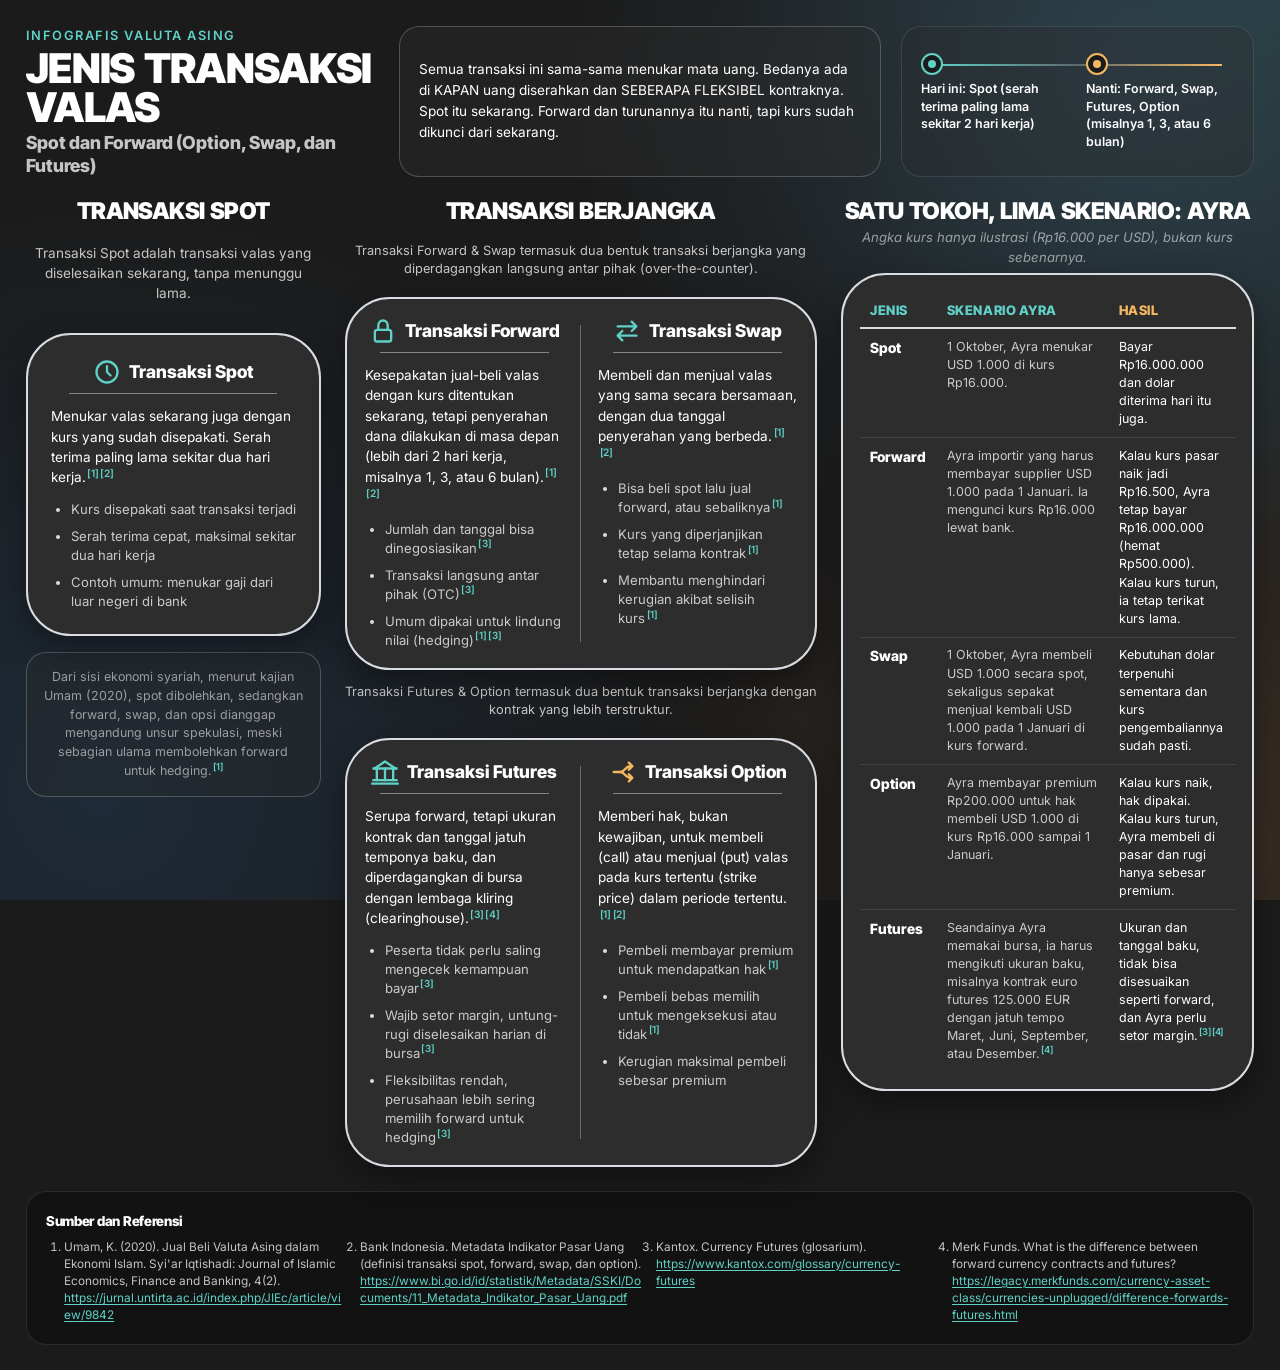
<file: infografis/valas.html>
<!DOCTYPE html>
<html lang="id">
<head>
  <meta charset="UTF-8">
  <meta name="viewport" content="width=device-width, initial-scale=1.0">
  <title>Jenis Transaksi Valas: Spot dan Forward (Option, Swap, dan Futures)</title>
  <meta name="description" content="Infografis edukatif jenis transaksi valuta asing: Spot dan transaksi berjangka (Forward, Swap, Futures, Option) dengan perbandingan garis waktu dan skenario riil.">
  <meta name="theme-color" content="#1B1B1B">

  <!-- Favicon: Inline SVG Data URI (Charcoal rounded square, panah melingkar teal & amber) -->
  <link rel="icon" type="image/svg+xml" href="data:image/svg+xml,%3Csvg%20xmlns='http://www.w3.org/2000/svg'%20viewBox='0%200%2064%2064'%20width='64'%20height='64'%3E%3Crect%20width='64'%20height='64'%20rx='16'%20fill='%231B1B1B'/%3E%3Cpath%20d='M20%2032%20A%2013%2013%200%200%201%2044%2023'%20fill='none'%20stroke='%235FD1C7'%20stroke-width='4.5'%20stroke-linecap='round'/%3E%3Cpolygon%20points='41,17%2048,22%2041,28'%20fill='%235FD1C7'/%3E%3Cpath%20d='M44%2032%20A%2013%2013%200%200%201%2020%2041'%20fill='none'%20stroke='%23F4B860'%20stroke-width='4.5'%20stroke-linecap='round'/%3E%3Cpolygon%20points='23,47%2016,42%2023,36'%20fill='%23F4B860'/%3E%3C/svg%3E">

  <!-- Google Fonts: Inter Tight (Judul 800-900) & Inter (Isi 400-700) -->
  <link rel="preconnect" href="https://fonts.googleapis.com">
  <link rel="preconnect" href="https://fonts.gstatic.com" crossorigin>
  <link href="https://fonts.googleapis.com/css2?family=Inter:wght@400;500;600;700&family=Inter+Tight:wght@800;900&display=swap" rel="stylesheet">

  <style>
    /* ==========================================================================
       1. CSS CUSTOM PROPERTIES (:root)
       Semua variabel warna, font, radius, dan spasi didefinisikan secara modular
       ========================================================================== */
    :root {
      /* Latar Belakang & Panel */
      --color-bg: #1B1B1B;
      --color-panel-bg: #2D2D2D;
      --color-footer-bg: #121212;

      /* Garis Batas & Separator */
      --color-border-light: #D9DDE3;
      --color-border-subtle: rgba(217, 221, 227, 0.25);
      --color-border-dim: rgba(217, 221, 227, 0.12);

      /* Gradien Latar Belakang Ambient */
      --color-grad-blue-gray: #3D5A73;
      --color-grad-dark-green: #2F5D57;
      --color-grad-blue: #244B73;
      --color-grad-brown-amber: #7A5636;

      /* Tipografi Warna (Teks Utama & Sekunder) */
      --color-text-main: #FFFFFF;
      --color-text-sub: rgba(255, 255, 255, 0.75);
      --color-text-muted: rgba(255, 255, 255, 0.55);

      /* Dua Warna Aksen Hemat */
      --color-accent-teal: #5FD1C7;
      --color-accent-amber: #F4B860;

      /* Tipografi Font Family & Weight */
      --font-heading: 'Inter Tight', -apple-system, BlinkMacSystemFont, 'Segoe UI', Roboto, sans-serif;
      --font-body: 'Inter', -apple-system, BlinkMacSystemFont, 'Segoe UI', Roboto, sans-serif;
      --font-weight-heavy: 900;
      --font-weight-bold: 800;
      --font-weight-semibold: 600;
      --font-weight-regular: 400;

      /* Radius Sudut */
      --radius-panel: clamp(32px, 3.5vw, 56px);
      --radius-box: 20px;
      --radius-pill: 9999px;
      --radius-sm: 8px;

      /* Skala Spasi */
      --space-xs: 0.35rem;
      --space-sm: 0.65rem;
      --space-md: 1rem;
      --space-lg: 1.5rem;
      --space-xl: 2rem;

      /* Layout */
      --max-width-content: 1680px;
    }

    /* ==========================================================================
       2. RESET DASAR & PENGATURAN GLOBAL
       ========================================================================== */
    *, *::before, *::after {
      box-sizing: border-box;
      margin: 0;
      padding: 0;
    }

    html {
      scroll-behavior: smooth;
      color-scheme: dark;
    }

    body {
      background-color: var(--color-bg);
      background-image:
        radial-gradient(circle at 88% 8%, rgba(61, 90, 115, 0.42) 0%, transparent 40%),
        radial-gradient(circle at 100% 0%, rgba(47, 93, 87, 0.38) 0%, transparent 35%),
        radial-gradient(circle at 8% 88%, rgba(36, 75, 115, 0.32) 0%, transparent 42%),
        radial-gradient(circle at 92% 94%, rgba(122, 86, 54, 0.32) 0%, transparent 38%);
      background-attachment: fixed;
      background-repeat: no-repeat;
      color: var(--color-text-main);
      font-family: var(--font-body);
      font-size: 0.95rem;
      line-height: 1.5;
      -webkit-font-smoothing: antialiased;
      -moz-osx-font-smoothing: grayscale;
      min-height: 100vh;
      display: flex;
      flex-direction: column;
    }

    /* Pembungkus Halaman Utama */
    .infographic-wrapper {
      width: 100%;
      max-width: var(--max-width-content);
      margin: 0 auto;
      padding: clamp(16px, 2vw, 32px);
      display: flex;
      flex-direction: column;
      gap: 1.5rem;
      flex: 1;
    }

    /* Aksesibilitas: Fokus Keyboard */
    a:focus-visible, button:focus-visible {
      outline: 2px solid var(--color-accent-teal);
      outline-offset: 3px;
      border-radius: 4px;
    }

    /* Penanda Sumber (Superscript) */
    sup {
      color: var(--color-accent-teal);
      font-size: 0.75em;
      font-weight: var(--font-weight-semibold);
      line-height: 0;
      vertical-align: super;
      padding-left: 0.15em;
      letter-spacing: -0.02em;
    }

    /* Tipografi Judul Besar (h1 & h2) */
    .header-title,
    .col-section-title {
      font-family: var(--font-heading);
      font-weight: var(--font-weight-heavy);
      text-transform: uppercase;
      color: var(--color-text-main);
      line-height: 0.95;
      letter-spacing: -0.025em;
      word-spacing: 0.08em;
    }

    /* ==========================================================================
       3. BARIS 1 (HEADER): 3 KOLOM DESKTOP (Rasio ~1.1fr 1.5fr 1.1fr)
       ========================================================================== */
    .row-header {
      display: grid;
      grid-template-columns: 1.1fr 1.5fr 1.1fr;
      gap: 1.25rem;
      align-items: stretch;
    }

    /* Subkolom A: Label, H1, Subjudul */
    .header-branding {
      display: flex;
      flex-direction: column;
      justify-content: center;
    }

    .header-label {
      font-family: var(--font-body);
      font-size: 0.8rem;
      font-weight: var(--font-weight-semibold);
      letter-spacing: 0.12em;
      text-transform: uppercase;
      color: var(--color-accent-teal);
      margin-bottom: 0.25rem;
    }

    .header-title {
      font-size: clamp(2rem, 3.2vw, 3.25rem);
      margin-bottom: 0.35rem;
    }

    .header-subtitle {
      font-family: var(--font-heading);
      font-size: clamp(1rem, 1.4vw, 1.35rem);
      font-weight: var(--font-weight-bold);
      color: var(--color-text-sub);
      line-height: 1.25;
    }

    /* Subkolom B: Kotak Ide Utama */
    .main-idea-box {
      border: 1px solid var(--color-border-subtle);
      border-radius: var(--radius-box);
      background-color: rgba(45, 45, 45, 0.45);
      backdrop-filter: blur(8px);
      -webkit-backdrop-filter: blur(8px);
      padding: clamp(1rem, 1.5vw, 1.5rem);
      display: flex;
      align-items: center;
    }

    .main-idea-text {
      font-size: clamp(0.85rem, 1.05vw, 1rem);
      line-height: 1.55;
      color: var(--color-text-main);
    }

    /* Subkolom C: Kartu Garis Waktu Perbandingan */
    .timeline-card {
      background: rgba(45, 45, 45, 0.35);
      border: 1px solid var(--color-border-dim);
      border-radius: var(--radius-box);
      padding: clamp(1rem, 1.5vw, 1.5rem);
      display: flex;
      flex-direction: column;
      justify-content: center;
    }

    .timeline-track {
      display: grid;
      grid-template-columns: 1fr 1fr;
      position: relative;
      gap: 1rem;
    }

    .timeline-track::before {
      content: "";
      position: absolute;
      top: 11px;
      left: 12px;
      right: 12px;
      height: 2px;
      background: linear-gradient(to right, var(--color-accent-teal) 0%, rgba(217, 221, 227, 0.3) 50%, var(--color-accent-amber) 100%);
      z-index: 1;
    }

    .timeline-zone {
      position: relative;
      z-index: 2;
      display: flex;
      flex-direction: column;
      align-items: flex-start;
    }

    .timeline-marker {
      width: 22px;
      height: 22px;
      border-radius: var(--radius-pill);
      background-color: var(--color-bg);
      border: 2.5px solid var(--color-accent-teal);
      display: flex;
      align-items: center;
      justify-content: center;
      margin-bottom: 0.35rem;
    }

    .timeline-marker::after {
      content: "";
      width: 8px;
      height: 8px;
      border-radius: var(--radius-pill);
      background-color: var(--color-accent-teal);
    }

    .timeline-zone.zone-right .timeline-marker {
      border-color: var(--color-accent-amber);
    }

    .timeline-zone.zone-right .timeline-marker::after {
      background-color: var(--color-accent-amber);
    }

    .timeline-label {
      font-size: clamp(0.78rem, 0.95vw, 0.88rem);
      line-height: 1.4;
      color: var(--color-text-main);
      font-weight: var(--font-weight-semibold);
    }

    /* ==========================================================================
       4. BARIS 2 (KONTEN): 3 KOLOM DESKTOP (Rasio ~1fr 1.6fr 1.4fr)
       gap 24px, align-items: start (kolom TIDAK dipaksa sama tinggi)
       ========================================================================== */
    .row-content {
      display: grid;
      grid-template-columns: 1fr 1.6fr 1.4fr;
      gap: 24px;
      align-items: start;
    }

    .content-column {
      display: flex;
      flex-direction: column;
    }

    .col-section-title {
      font-size: clamp(1.25rem, 1.8vw, 1.75rem);
      margin-bottom: 0.35rem;
      text-align: center;
    }

    .col-section-intro {
      font-size: clamp(0.85rem, 1.05vw, 0.95rem);
      color: var(--color-text-sub);
      line-height: 1.45;
      text-align: center;
      margin-bottom: 0.85rem;
    }

    /* Panel Konten Utama */
    .content-panel {
      background-color: var(--color-panel-bg);
      border: 2px solid var(--color-border-light);
      border-radius: var(--radius-panel);
      padding: clamp(1.25rem, 1.8vw, 1.75rem);
      box-shadow: 0 12px 30px rgba(0, 0, 0, 0.35);
      position: relative;
    }

    /* Judul Kolom (h3) & Ikon SVG 28px Berdampingan Sebaris di Tengah */
    .column-header-group {
      display: flex;
      align-items: center;
      justify-content: center;
      gap: 0.5rem;
      margin-bottom: 0.75rem;
      position: relative;
      padding-bottom: 0.5rem;
    }

    .column-header-group::after {
      content: "";
      position: absolute;
      bottom: 0;
      left: 7.5%;
      width: 85%;
      height: 1px;
      background-color: var(--color-border-light);
      opacity: 0.5;
    }

    .col-icon {
      width: 28px;
      height: 28px;
      flex-shrink: 0;
    }

    .icon-teal {
      stroke: var(--color-accent-teal);
    }

    .icon-amber {
      stroke: var(--color-accent-amber);
    }

    .column-heading {
      font-family: var(--font-heading);
      font-size: clamp(1.1rem, 1.35vw, 1.35rem);
      font-weight: var(--font-weight-bold);
      color: var(--color-text-main);
      margin: 0;
    }

    .column-definition {
      color: var(--color-text-main);
      font-size: clamp(0.85rem, 1vw, 0.94rem);
      line-height: 1.5;
      margin-bottom: 0.75rem;
    }

    .column-points {
      list-style-type: disc;
      padding-left: 1.25rem;
      margin: 0;
      display: flex;
      flex-direction: column;
      gap: 0.5rem;
    }

    .column-points li {
      color: var(--color-text-sub);
      font-size: clamp(0.82rem, 0.95vw, 0.9rem);
      line-height: 1.45;
    }

    .column-points li::marker {
      color: var(--color-border-light);
    }

    /* KOLOM 1: BAGIAN SPOT & CATATAN SYARIAH */
    .col-spot {
      display: flex;
      flex-direction: column;
      gap: 1rem;
    }

    /* Perbaikan Panel Spot: tinggi otomatis sesuai isi, rata ATAS, tanpa ruang kosong besar */
    .spot-panel {
      height: auto;
      min-height: auto;
      display: flex;
      flex-direction: column;
      justify-content: flex-start;
    }

    .sharia-box {
      border: 1px solid var(--color-border-subtle);
      border-radius: var(--radius-box);
      background-color: rgba(45, 45, 45, 0.35);
      padding: clamp(0.75rem, 1.2vw, 1.15rem);
    }

    .sharia-text {
      font-size: clamp(0.78rem, 0.9vw, 0.85rem);
      line-height: 1.5;
      color: var(--color-text-muted);
      text-align: center;
    }

    /* KOLOM 2: BAGIAN TRANSAKSI BERJANGKA */
    .col-berjangka {
      display: flex;
      flex-direction: column;
      gap: 0.85rem;
    }

    .panel-caption {
      font-size: clamp(0.8rem, 0.92vw, 0.88rem);
      color: var(--color-text-sub);
      text-align: center;
      line-height: 1.4;
      margin-bottom: 0.35rem;
    }

    .panel-two-cols {
      display: grid;
      grid-template-columns: 1fr 1px 1fr;
      gap: clamp(0.85rem, 1.3vw, 1.35rem);
      align-items: stretch;
      padding: clamp(1rem, 1.4vw, 1.35rem);
    }

    .column-divider {
      background-color: var(--color-border-light);
      opacity: 0.35;
      margin: 0.5rem 0;
      width: 1px;
    }

    .column-content {
      display: flex;
      flex-direction: column;
    }

    /* KOLOM 3: BAGIAN CONTOH RIIL AYRA */
    .col-ayra {
      display: flex;
      flex-direction: column;
    }

    .scenario-note {
      font-size: 0.82rem;
      color: var(--color-text-muted);
      font-style: italic;
      text-align: center;
      margin-bottom: 0.35rem;
    }

    .ayra-panel {
      padding: clamp(0.85rem, 1.3vw, 1.25rem);
    }

    .ayra-table {
      width: 100%;
      border-collapse: collapse;
      text-align: left;
    }

    .ayra-table th,
    .ayra-table td {
      padding: 0.55rem 0.65rem;
      vertical-align: top;
      line-height: 1.45;
    }

    .ayra-table thead th {
      font-family: var(--font-heading);
      font-weight: var(--font-weight-bold);
      color: var(--color-accent-teal);
      font-size: clamp(0.82rem, 0.95vw, 0.92rem);
      border-bottom: 2px solid var(--color-border-light);
      text-transform: uppercase;
      letter-spacing: 0.04em;
      padding-bottom: 0.45rem;
    }

    .ayra-table thead th:last-child {
      color: var(--color-accent-amber);
    }

    .ayra-table tbody tr {
      border-bottom: 1px solid var(--color-border-dim);
    }

    .ayra-table tbody tr:last-child {
      border-bottom: none;
    }

    .ayra-table tbody th[scope="row"] {
      font-family: var(--font-heading);
      font-weight: var(--font-weight-bold);
      color: var(--color-text-main);
      font-size: clamp(0.88rem, 1vw, 0.98rem);
      white-space: nowrap;
    }

    .ayra-table td {
      color: var(--color-text-sub);
      font-size: clamp(0.78rem, 0.88vw, 0.86rem);
    }

    .ayra-table td.col-result {
      color: var(--color-text-main);
    }

    /* ==========================================================================
       5. BARIS 3: FOOTER DAFTAR SUMBER (Selebar Penuh, Latar #121212)
       Grid auto-fit minmax(220px, 1fr)
       ========================================================================== */
    .row-footer {
      background-color: var(--color-footer-bg);
      border: 1px solid var(--color-border-dim);
      border-radius: var(--radius-box);
      padding: clamp(0.85rem, 1.5vw, 1.25rem);
    }

    .footer-heading {
      font-family: var(--font-heading);
      font-weight: var(--font-weight-bold);
      font-size: clamp(0.85rem, 1vw, 0.95rem);
      color: var(--color-text-main);
      margin-bottom: 0.45rem;
      letter-spacing: -0.02em;
    }

    .reference-list {
      list-style-type: decimal;
      padding-left: 1.15rem;
      display: grid;
      grid-template-columns: repeat(auto-fit, minmax(220px, 1fr));
      gap: 0.85rem;
    }

    .reference-item {
      font-size: 0.74rem;
      line-height: 1.45;
      color: var(--color-text-sub);
    }

    .reference-link {
      color: var(--color-accent-teal);
      text-decoration: underline;
      text-underline-offset: 2px;
      overflow-wrap: anywhere;
      transition: color 0.15s ease-in-out;
    }

    .reference-link:hover {
      color: #92e7df;
    }

    /* ==========================================================================
       6. RESPONSIF DI BAWAH 1100PX (Satu Kolom Bertumpuk)
       Urutan: header, ide utama, garis waktu, Spot, catatan syariah, Berjangka, Ayra, footer
       ========================================================================== */
    @media (max-width: 1099px) {
      .row-header {
        grid-template-columns: 1fr;
        gap: 1.25rem;
      }

      .row-content {
        grid-template-columns: 1fr;
        gap: 2rem;
      }

      .timeline-track {
        grid-template-columns: 1fr;
        gap: 1rem;
        padding-left: 2rem;
      }

      .timeline-track::before {
        top: 11px;
        bottom: 11px;
        left: 11px;
        right: auto;
        width: 2px;
        height: auto;
        background: linear-gradient(to bottom, var(--color-accent-teal) 0%, rgba(217, 221, 227, 0.3) 50%, var(--color-accent-amber) 100%);
      }

      .timeline-marker {
        position: absolute;
        left: -2rem;
        top: 0;
      }
    }

    /* ==========================================================================
       7. RESPONSIF DI BAWAH 720PX
       Panel dua kolom menjadi 1 kolom, garis horizontal tipis, tabel Ayra jadi kartu
       ========================================================================== */
    @media (max-width: 719px) {
      .infographic-wrapper {
        padding: 1rem;
        gap: 1.25rem;
      }

      .panel-two-cols {
        grid-template-columns: 1fr;
        gap: 1.25rem;
      }

      .column-divider {
        width: 85%;
        height: 1px;
        margin: 0.5rem auto;
      }

      /* Tabel Ayra menjadi kartu bertumpuk di layar kecil */
      .ayra-table,
      .ayra-table thead,
      .ayra-table tbody,
      .ayra-table th,
      .ayra-table td,
      .ayra-table tr {
        display: block;
      }

      .ayra-table thead tr {
        position: absolute;
        top: -9999px;
        left: -9999px;
      }

      .ayra-table tbody tr {
        margin-bottom: 1rem;
        border: 1px solid var(--color-border-subtle);
        border-radius: 14px;
        padding: 0.85rem;
        background: rgba(255, 255, 255, 0.02);
      }

      .ayra-table tbody th[scope="row"] {
        padding: 0 0 0.35rem 0;
        font-size: 1.1rem;
        color: var(--color-accent-teal);
        border-bottom: 1px solid var(--color-border-dim);
        margin-bottom: 0.35rem;
      }

      .ayra-table td {
        padding: 0.35rem 0;
        border: none;
        display: flex;
        flex-direction: column;
        gap: 0.15rem;
      }

      .ayra-table td::before {
        content: attr(data-label);
        font-weight: var(--font-weight-bold);
        font-size: 0.74rem;
        text-transform: uppercase;
        letter-spacing: 0.05em;
        color: var(--color-accent-teal);
      }

      .ayra-table td[data-label="Hasil"]::before {
        color: var(--color-accent-amber);
      }
    }

    /* ==========================================================================
       8. MEDIA PRINT (A4 LANDSCAPE 1 HALAMAN)
       ========================================================================== */
    @media print {
      @page {
        size: A4 landscape;
        margin: 0.6cm;
      }

      body {
        background-color: var(--color-bg) !important;
        background-image: none !important;
        color: #FFFFFF !important;
        print-color-adjust: exact;
        -webkit-print-color-adjust: exact;
        font-size: 7.5pt;
        line-height: 1.25;
      }

      .infographic-wrapper {
        padding: 0;
        gap: 0.35cm;
      }

      .row-header {
        grid-template-columns: 1.1fr 1.5fr 1.1fr !important;
        gap: 0.3cm !important;
      }

      .row-content {
        grid-template-columns: 1fr 1.6fr 1.4fr !important;
        gap: 0.3cm !important;
        align-items: start !important;
      }

      .content-panel {
        background-color: var(--color-panel-bg) !important;
        border: 1px solid var(--color-border-light) !important;
        border-radius: 12px !important;
        padding: 0.3cm !important;
        box-shadow: none !important;
        break-inside: avoid;
      }

      .header-title {
        font-size: 16pt;
      }

      .reference-link {
        color: #FFFFFF !important;
        text-decoration: none;
      }
    }

    /* ==========================================================================
       9. PREFERS-REDUCED-MOTION
       ========================================================================== */
    @media (prefers-reduced-motion: reduce) {
      * {
        animation-duration: 0.01ms !important;
        animation-iteration-count: 1 !important;
        transition-duration: 0.01ms !important;
        scroll-behavior: auto !important;
      }
    }
  </style>
</head>
<body>

  <div class="infographic-wrapper">

    <!-- ========================================================================
         BARIS 1 (HEADER): 3 KOLOM DESKTOP
         Kiri: Branding | Tengah: Ide Utama | Kanan: Garis Waktu
         ======================================================================== -->
    <header class="row-header">
      <!-- 1a. Kiri: Label, H1, Subjudul -->
      <div class="header-branding">
        <p class="header-label">Infografis Valuta Asing</p>
        <h1 class="header-title">JENIS TRANSAKSI VALAS</h1>
        <p class="header-subtitle">Spot dan Forward (Option, Swap, dan Futures)</p>
      </div>

      <!-- 1b. Tengah: Kotak Ide Utama -->
      <div class="main-idea-box">
        <p class="main-idea-text">
          Semua transaksi ini sama-sama menukar mata uang. Bedanya ada di KAPAN uang diserahkan dan SEBERAPA FLEKSIBEL kontraknya. Spot itu sekarang. Forward dan turunannya itu nanti, tapi kurs sudah dikunci dari sekarang.
        </p>
      </div>

      <!-- 1c. Kanan: Kartu Garis Waktu Perbandingan -->
      <div class="timeline-card" role="region" aria-label="Garis waktu perbandingan penyelesaian transaksi valas: Spot versus Berjangka">
        <div class="timeline-track">
          <!-- Titik Kiri: Hari Ini (Spot) -->
          <div class="timeline-zone zone-left">
            <div class="timeline-marker" aria-hidden="true"></div>
            <p class="timeline-label">Hari ini: Spot (serah terima paling lama sekitar 2 hari kerja)</p>
          </div>

          <!-- Titik Kanan: Nanti (Berjangka) -->
          <div class="timeline-zone zone-right">
            <div class="timeline-marker" aria-hidden="true"></div>
            <p class="timeline-label">Nanti: Forward, Swap, Futures, Option (misalnya 1, 3, atau 6 bulan)</p>
          </div>
        </div>
      </div>
    </header>

    <!-- ========================================================================
         BARIS 2 (KONTEN): 3 KOLOM DESKTOP
         Kolom 1: Spot & Syariah | Kolom 2: Berjangka | Kolom 3: Skenario Ayra
         ======================================================================== -->
    <main class="row-content">

      <!-- ====================================================================
           KOLOM 1: BAGIAN SPOT (Tinggi otomatis sesuai isi, rata atas)
           ==================================================================== -->
      <section class="content-column col-spot" aria-labelledby="heading-spot">
        <h2 id="heading-spot" class="col-section-title">TRANSAKSI SPOT</h2>
        <p class="col-section-intro">Transaksi Spot adalah transaksi valas yang diselesaikan sekarang, tanpa menunggu lama.</p>

        <!-- Panel Transaksi Spot -->
        <article class="content-panel spot-panel">
          <div class="column-header-group">
            <!-- Ikon Jam (Spot) -->
            <svg class="col-icon icon-teal" viewBox="0 0 24 24" fill="none" stroke="currentColor" stroke-width="2" stroke-linecap="round" stroke-linejoin="round" aria-hidden="true">
              <circle cx="12" cy="12" r="9"/>
              <polyline points="12 7 12 12 15 15"/>
            </svg>
            <h3 class="column-heading">Transaksi Spot</h3>
          </div>
          <p class="column-definition">Menukar valas sekarang juga dengan kurs yang sudah disepakati. Serah terima paling lama sekitar dua hari kerja.<sup>[1]</sup><sup>[2]</sup></p>
          <ul class="column-points">
            <li>Kurs disepakati saat transaksi terjadi</li>
            <li>Serah terima cepat, maksimal sekitar dua hari kerja</li>
            <li>Contoh umum: menukar gaji dari luar negeri di bank</li>
          </ul>
        </article>

        <!-- Kotak Catatan Ekonomi Syariah -->
        <aside class="sharia-box" aria-label="Catatan sudut pandang ekonomi syariah">
          <p class="sharia-text">
            Dari sisi ekonomi syariah, menurut kajian Umam (2020), spot dibolehkan, sedangkan forward, swap, dan opsi dianggap mengandung unsur spekulasi, meski sebagian ulama membolehkan forward untuk hedging.<sup>[1]</sup>
          </p>
        </aside>
      </section>

      <!-- ====================================================================
           KOLOM 2: BAGIAN TRANSAKSI BERJANGKA
           ==================================================================== -->
      <section class="content-column col-berjangka" aria-labelledby="heading-berjangka">
        <h2 id="heading-berjangka" class="col-section-title">TRANSAKSI BERJANGKA</h2>

        <!-- Panel 1: Forward & Swap (OTC) -->
        <p class="panel-caption">Transaksi Forward &amp; Swap termasuk dua bentuk transaksi berjangka yang diperdagangkan langsung antar pihak (over-the-counter).</p>
        <div class="content-panel panel-two-cols">
          <!-- Kolom Kiri: Transaksi Forward -->
          <article class="column-content">
            <div class="column-header-group">
              <!-- Ikon Gembok (Forward) -->
              <svg class="col-icon icon-teal" viewBox="0 0 24 24" fill="none" stroke="currentColor" stroke-width="2" stroke-linecap="round" stroke-linejoin="round" aria-hidden="true">
                <rect x="5" y="11" width="14" height="10" rx="2"/>
                <path d="M8 11V7a4 4 0 0 1 8 0v4"/>
              </svg>
              <h3 class="column-heading">Transaksi Forward</h3>
            </div>
            <p class="column-definition">Kesepakatan jual-beli valas dengan kurs ditentukan sekarang, tetapi penyerahan dana dilakukan di masa depan (lebih dari 2 hari kerja, misalnya 1, 3, atau 6 bulan).<sup>[1]</sup><sup>[2]</sup></p>
            <ul class="column-points">
              <li>Jumlah dan tanggal bisa dinegosiasikan<sup>[3]</sup></li>
              <li>Transaksi langsung antar pihak (OTC)<sup>[3]</sup></li>
              <li>Umum dipakai untuk lindung nilai (hedging)<sup>[1]</sup><sup>[3]</sup></li>
            </ul>
          </article>

          <!-- Garis Pemisah Vertikal -->
          <div class="column-divider" aria-hidden="true"></div>

          <!-- Kolom Kanan: Transaksi Swap -->
          <article class="column-content">
            <div class="column-header-group">
              <!-- Ikon Dua Panah Horizontal (Swap) -->
              <svg class="col-icon icon-teal" viewBox="0 0 24 24" fill="none" stroke="currentColor" stroke-width="2" stroke-linecap="round" stroke-linejoin="round" aria-hidden="true">
                <path d="M4 8h16M16 4l4 4-4 4"/>
                <path d="M20 16H4M8 12l-4 4 4 4"/>
              </svg>
              <h3 class="column-heading">Transaksi Swap</h3>
            </div>
            <p class="column-definition">Membeli dan menjual valas yang sama secara bersamaan, dengan dua tanggal penyerahan yang berbeda.<sup>[1]</sup><sup>[2]</sup></p>
            <ul class="column-points">
              <li>Bisa beli spot lalu jual forward, atau sebaliknya<sup>[1]</sup></li>
              <li>Kurs yang diperjanjikan tetap selama kontrak<sup>[1]</sup></li>
              <li>Membantu menghindari kerugian akibat selisih kurs<sup>[1]</sup></li>
            </ul>
          </article>
        </div>

        <!-- Panel 2: Futures & Option (Terstruktur / Bursa) -->
        <p class="panel-caption">Transaksi Futures &amp; Option termasuk dua bentuk transaksi berjangka dengan kontrak yang lebih terstruktur.</p>
        <div class="content-panel panel-two-cols">
          <!-- Kolom Kiri: Transaksi Futures -->
          <article class="column-content">
            <div class="column-header-group">
              <!-- Ikon Bursa Efek (Futures) -->
              <svg class="col-icon icon-teal" viewBox="0 0 24 24" fill="none" stroke="currentColor" stroke-width="2" stroke-linecap="round" stroke-linejoin="round" aria-hidden="true">
                <path d="M3 9l9-6 9 6"/>
                <line x1="2" y1="9" x2="22" y2="9"/>
                <line x1="5" y1="9" x2="5" y2="19"/>
                <line x1="12" y1="9" x2="12" y2="19"/>
                <line x1="19" y1="9" x2="19" y2="19"/>
                <line x1="2" y1="19" x2="22" y2="19"/>
                <line x1="1" y1="22" x2="23" y2="22"/>
              </svg>
              <h3 class="column-heading">Transaksi Futures</h3>
            </div>
            <p class="column-definition">Serupa forward, tetapi ukuran kontrak dan tanggal jatuh temponya baku, dan diperdagangkan di bursa dengan lembaga kliring (clearinghouse).<sup>[3]</sup><sup>[4]</sup></p>
            <ul class="column-points">
              <li>Peserta tidak perlu saling mengecek kemampuan bayar<sup>[3]</sup></li>
              <li>Wajib setor margin, untung-rugi diselesaikan harian di bursa<sup>[3]</sup></li>
              <li>Fleksibilitas rendah, perusahaan lebih sering memilih forward untuk hedging<sup>[3]</sup></li>
            </ul>
          </article>

          <!-- Garis Pemisah Vertikal -->
          <div class="column-divider" aria-hidden="true"></div>

          <!-- Kolom Kanan: Transaksi Option -->
          <article class="column-content">
            <div class="column-header-group">
              <!-- Ikon Panah Bercabang / Pilihan (Option) -->
              <svg class="col-icon icon-amber" viewBox="0 0 24 24" fill="none" stroke="currentColor" stroke-width="2" stroke-linecap="round" stroke-linejoin="round" aria-hidden="true">
                <line x1="4" y1="12" x2="10" y2="12"/>
                <path d="M10 12c3 0 4.5-5 8-5h2M17 4l3 3-3 3"/>
                <path d="M10 12c3 0 4.5 5 8 5h2M17 14l3 3-3 3"/>
              </svg>
              <h3 class="column-heading">Transaksi Option</h3>
            </div>
            <p class="column-definition">Memberi hak, bukan kewajiban, untuk membeli (call) atau menjual (put) valas pada kurs tertentu (strike price) dalam periode tertentu.<sup>[1]</sup><sup>[2]</sup></p>
            <ul class="column-points">
              <li>Pembeli membayar premium untuk mendapatkan hak<sup>[1]</sup></li>
              <li>Pembeli bebas memilih untuk mengeksekusi atau tidak<sup>[1]</sup></li>
              <li>Kerugian maksimal pembeli sebesar premium</li>
            </ul>
          </article>
        </div>
      </section>

      <!-- ====================================================================
           KOLOM 3: BAGIAN CONTOH RIIL (AYRA)
           ==================================================================== -->
      <section class="content-column col-ayra" aria-labelledby="heading-scenario">
        <h2 id="heading-scenario" class="col-section-title">SATU TOKOH, LIMA SKENARIO: AYRA</h2>
        <p class="scenario-note">Angka kurs hanya ilustrasi (Rp16.000 per USD), bukan kurs sebenarnya.</p>

        <div class="content-panel ayra-panel">
          <table class="ayra-table">
            <thead>
              <tr>
                <th scope="col" style="width: 18%;">Jenis</th>
                <th scope="col" style="width: 48%;">Skenario Ayra</th>
                <th scope="col" style="width: 34%;">Hasil</th>
              </tr>
            </thead>
            <tbody>
              <!-- Baris 1: Spot -->
              <tr>
                <th scope="row">Spot</th>
                <td data-label="Skenario Ayra">1 Oktober, Ayra menukar USD 1.000 di kurs Rp16.000.</td>
                <td data-label="Hasil" class="col-result">Bayar Rp16.000.000 dan dolar diterima hari itu juga.</td>
              </tr>

              <!-- Baris 2: Forward -->
              <tr>
                <th scope="row">Forward</th>
                <td data-label="Skenario Ayra">Ayra importir yang harus membayar supplier USD 1.000 pada 1 Januari. Ia mengunci kurs Rp16.000 lewat bank.</td>
                <td data-label="Hasil" class="col-result">Kalau kurs pasar naik jadi Rp16.500, Ayra tetap bayar Rp16.000.000 (hemat Rp500.000). Kalau kurs turun, ia tetap terikat kurs lama.</td>
              </tr>

              <!-- Baris 3: Swap -->
              <tr>
                <th scope="row">Swap</th>
                <td data-label="Skenario Ayra">1 Oktober, Ayra membeli USD 1.000 secara spot, sekaligus sepakat menjual kembali USD 1.000 pada 1 Januari di kurs forward.</td>
                <td data-label="Hasil" class="col-result">Kebutuhan dolar terpenuhi sementara dan kurs pengembaliannya sudah pasti.</td>
              </tr>

              <!-- Baris 4: Option -->
              <tr>
                <th scope="row">Option</th>
                <td data-label="Skenario Ayra">Ayra membayar premium Rp200.000 untuk hak membeli USD 1.000 di kurs Rp16.000 sampai 1 Januari.</td>
                <td data-label="Hasil" class="col-result">Kalau kurs naik, hak dipakai. Kalau kurs turun, Ayra membeli di pasar dan rugi hanya sebesar premium.</td>
              </tr>

              <!-- Baris 5: Futures -->
              <tr>
                <th scope="row">Futures</th>
                <td data-label="Skenario Ayra">Seandainya Ayra memakai bursa, ia harus mengikuti ukuran baku, misalnya kontrak euro futures 125.000 EUR dengan jatuh tempo Maret, Juni, September, atau Desember.<sup>[4]</sup></td>
                <td data-label="Hasil" class="col-result">Ukuran dan tanggal baku, tidak bisa disesuaikan seperti forward, dan Ayra perlu setor margin.<sup>[3]</sup><sup>[4]</sup></td>
              </tr>
            </tbody>
          </table>
        </div>
      </section>

    </main>

    <!-- ========================================================================
         BARIS 3: FOOTER DAFTAR SUMBER (Selebar Penuh, Grid Auto-Fit)
         ======================================================================== -->
    <footer class="row-footer">
      <h2 class="footer-heading">Sumber dan Referensi</h2>
      <ol class="reference-list">
        <li class="reference-item">
          Umam, K. (2020). Jual Beli Valuta Asing dalam Ekonomi Islam. Syi'ar Iqtishadi: Journal of Islamic Economics, Finance and Banking, 4(2).
          <br>
          <a class="reference-link" href="https://jurnal.untirta.ac.id/index.php/JIEc/article/view/9842" target="_blank" rel="noopener noreferrer">https://jurnal.untirta.ac.id/index.php/JIEc/article/view/9842</a>
        </li>
        <li class="reference-item">
          Bank Indonesia. Metadata Indikator Pasar Uang (definisi transaksi spot, forward, swap, dan option).
          <br>
          <a class="reference-link" href="https://www.bi.go.id/id/statistik/Metadata/SSKI/Documents/11_Metadata_Indikator_Pasar_Uang.pdf" target="_blank" rel="noopener noreferrer">https://www.bi.go.id/id/statistik/Metadata/SSKI/Documents/11_Metadata_Indikator_Pasar_Uang.pdf</a>
        </li>
        <li class="reference-item">
          Kantox. Currency Futures (glosarium).
          <br>
          <a class="reference-link" href="https://www.kantox.com/glossary/currency-futures" target="_blank" rel="noopener noreferrer">https://www.kantox.com/glossary/currency-futures</a>
        </li>
        <li class="reference-item">
          Merk Funds. What is the difference between forward currency contracts and futures?
          <br>
          <a class="reference-link" href="https://legacy.merkfunds.com/currency-asset-class/currencies-unplugged/difference-forwards-futures.html" target="_blank" rel="noopener noreferrer">https://legacy.merkfunds.com/currency-asset-class/currencies-unplugged/difference-forwards-futures.html</a>
        </li>
      </ol>
    </footer>

  </div>

</body>
</html>
</file>
